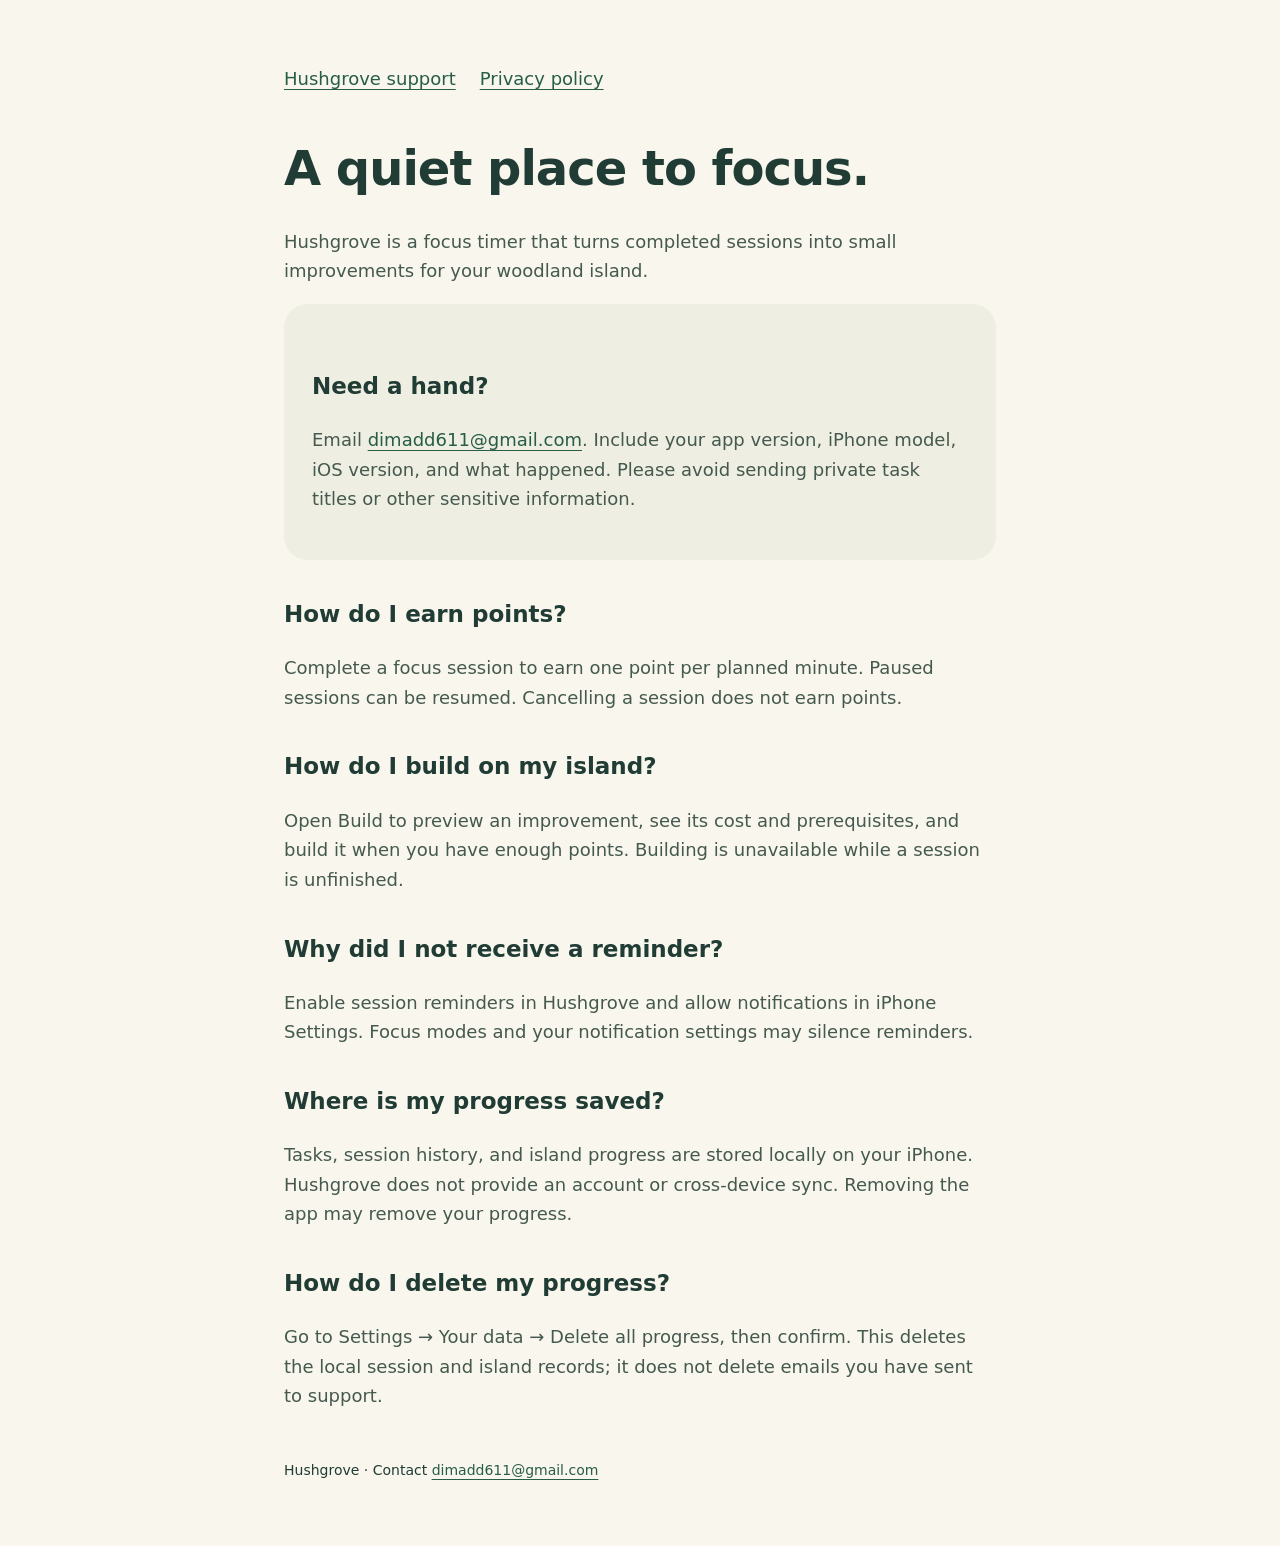
<file: index.html>
<!doctype html><html lang="en"><head><meta charset="utf-8"><meta name="viewport" content="width=device-width,initial-scale=1"><title>Support · Hushgrove</title><meta name="description" content="Hushgrove support and privacy information."><link rel="stylesheet" href="style.css"></head><body><main><nav aria-label="Main navigation"><a href="index.html">Hushgrove support</a><a href="privacy.html">Privacy policy</a></nav><h1>A quiet place to focus.</h1><p>Hushgrove is a focus timer that turns completed sessions into small improvements for your woodland island.</p><div class="card"><h2>Need a hand?</h2><p>Email <a href="mailto:dimadd611@gmail.com">dimadd611@gmail.com</a>. Include your app version, iPhone model, iOS version, and what happened. Please avoid sending private task titles or other sensitive information.</p></div><h2>How do I earn points?</h2><p>Complete a focus session to earn one point per planned minute. Paused sessions can be resumed. Cancelling a session does not earn points.</p><h2>How do I build on my island?</h2><p>Open Build to preview an improvement, see its cost and prerequisites, and build it when you have enough points. Building is unavailable while a session is unfinished.</p><h2>Why did I not receive a reminder?</h2><p>Enable session reminders in Hushgrove and allow notifications in iPhone Settings. Focus modes and your notification settings may silence reminders.</p><h2>Where is my progress saved?</h2><p>Tasks, session history, and island progress are stored locally on your iPhone. Hushgrove does not provide an account or cross-device sync. Removing the app may remove your progress.</p><h2>How do I delete my progress?</h2><p>Go to Settings → Your data → Delete all progress, then confirm. This deletes the local session and island records; it does not delete emails you have sent to support.</p><footer>Hushgrove · Contact <a href="mailto:dimadd611@gmail.com">dimadd611@gmail.com</a></footer></main></body></html>
</file>
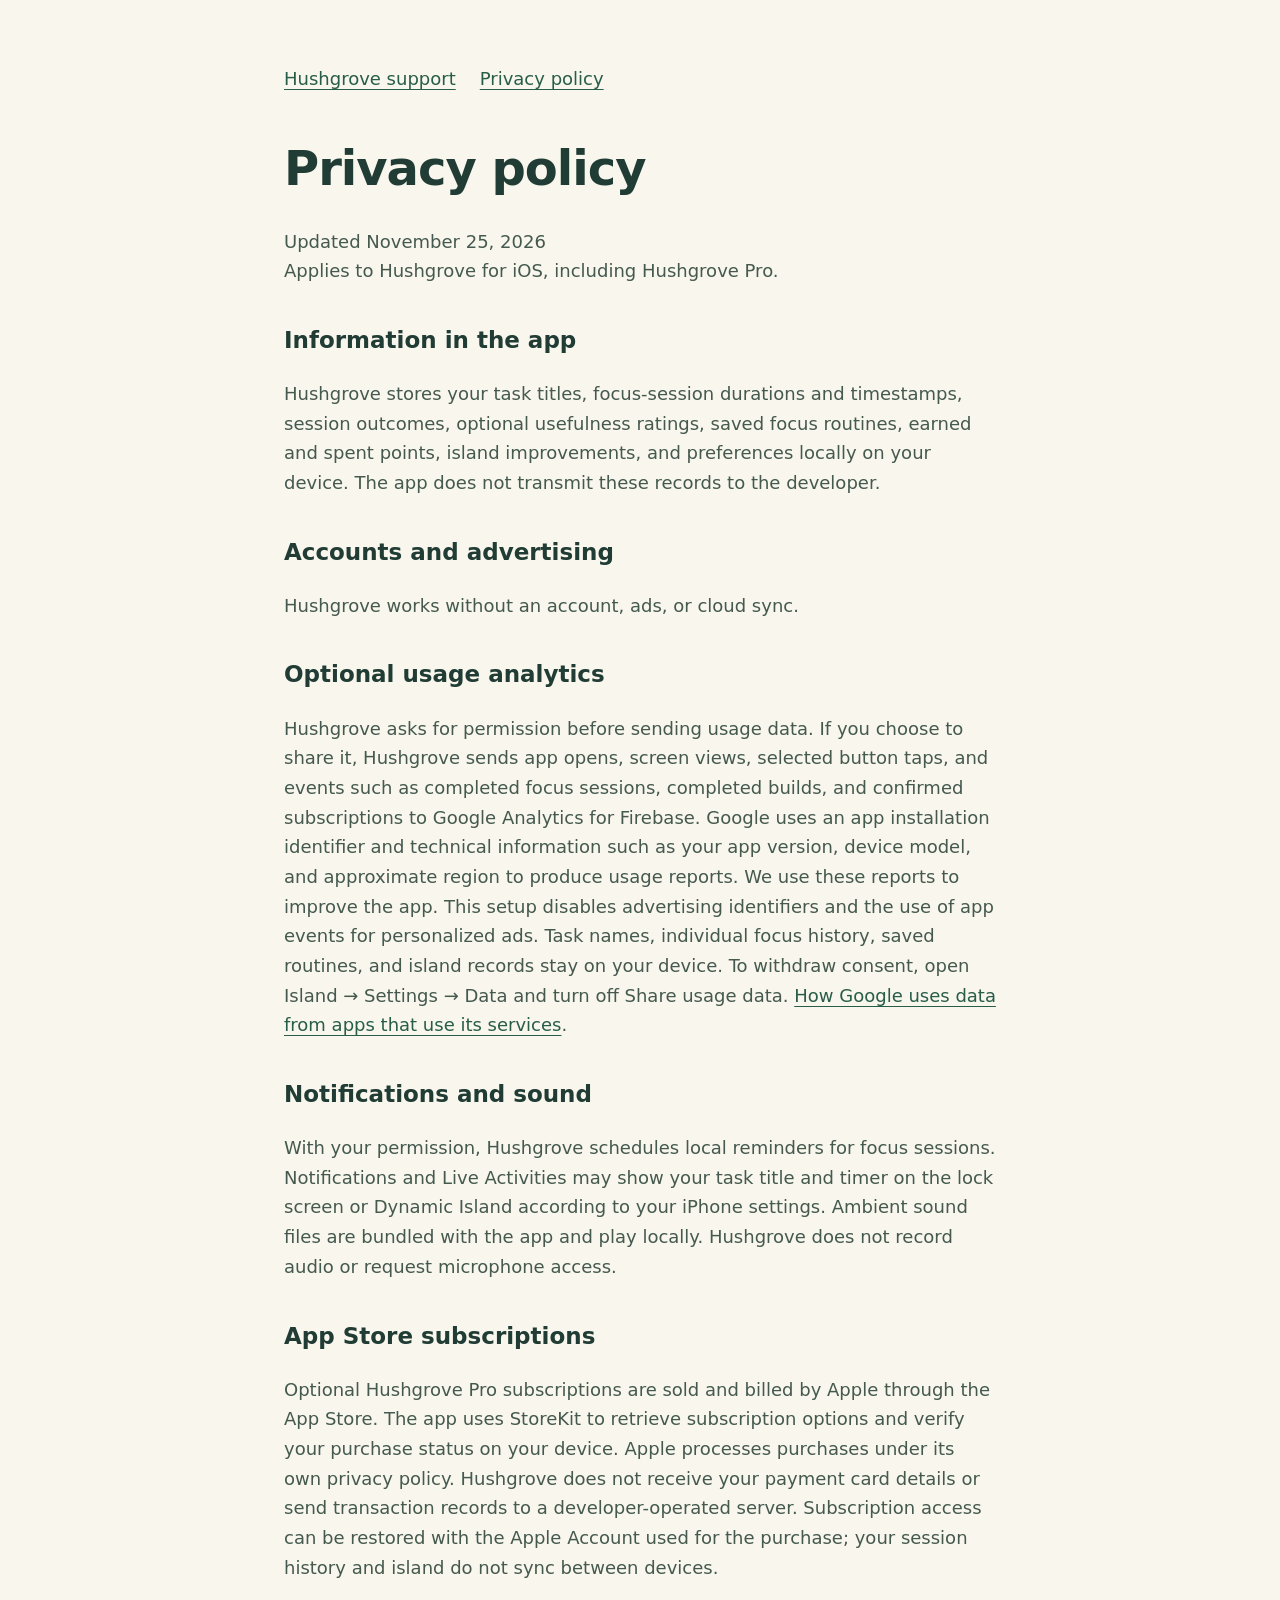
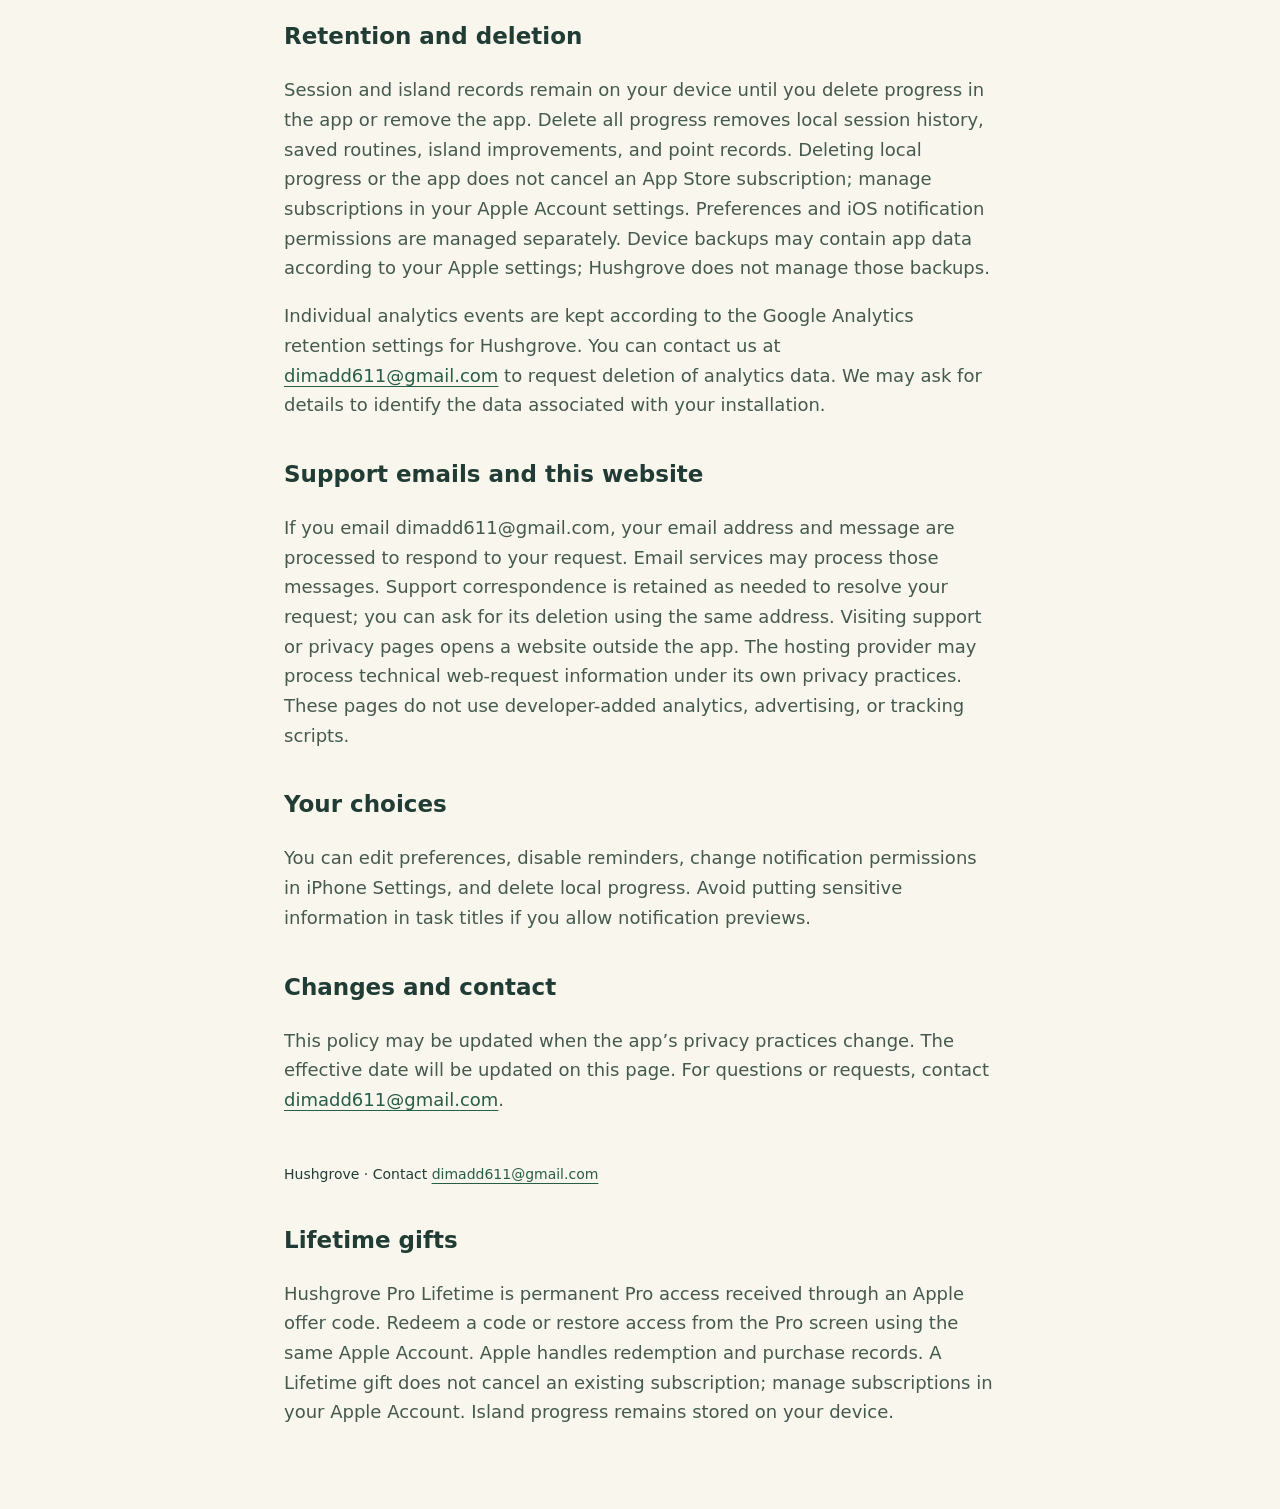
<file: privacy.html>
<!doctype html><html lang="en"><head><meta charset="utf-8"><meta name="viewport" content="width=device-width,initial-scale=1"><title>Privacy policy · Hushgrove</title><meta name="description" content="Hushgrove support and privacy information."><link rel="stylesheet" href="style.css"></head><body><main><nav aria-label="Main navigation"><a href="index.html">Hushgrove support</a><a href="privacy.html">Privacy policy</a></nav><h1>Privacy policy</h1><p>Updated November 25, 2026<br>Applies to Hushgrove for iOS, including Hushgrove Pro.</p><h2>Information in the app</h2><p>Hushgrove stores your task titles, focus-session durations and timestamps, session outcomes, optional usefulness ratings, saved focus routines, earned and spent points, island improvements, and preferences locally on your device. The app does not transmit these records to the developer.</p><h2>Accounts and advertising</h2><p>Hushgrove works without an account, ads, or cloud sync.</p><h2>Optional usage analytics</h2><p>Hushgrove asks for permission before sending usage data. If you choose to share it, Hushgrove sends app opens, screen views, selected button taps, and events such as completed focus sessions, completed builds, and confirmed subscriptions to Google Analytics for Firebase. Google uses an app installation identifier and technical information such as your app version, device model, and approximate region to produce usage reports. We use these reports to improve the app. This setup disables advertising identifiers and the use of app events for personalized ads. Task names, individual focus history, saved routines, and island records stay on your device. To withdraw consent, open Island → Settings → Data and turn off Share usage data. <a href="https://policies.google.com/technologies/partner-sites">How Google uses data from apps that use its services</a>.</p><h2>Notifications and sound</h2><p>With your permission, Hushgrove schedules local reminders for focus sessions. Notifications and Live Activities may show your task title and timer on the lock screen or Dynamic Island according to your iPhone settings. Ambient sound files are bundled with the app and play locally. Hushgrove does not record audio or request microphone access.</p><h2>App Store subscriptions</h2><p>Optional Hushgrove Pro subscriptions are sold and billed by Apple through the App Store. The app uses StoreKit to retrieve subscription options and verify your purchase status on your device. Apple processes purchases under its own privacy policy. Hushgrove does not receive your payment card details or send transaction records to a developer-operated server. Subscription access can be restored with the Apple Account used for the purchase; your session history and island do not sync between devices.</p><h2>Retention and deletion</h2><p>Session and island records remain on your device until you delete progress in the app or remove the app. Delete all progress removes local session history, saved routines, island improvements, and point records. Deleting local progress or the app does not cancel an App Store subscription; manage subscriptions in your Apple Account settings. Preferences and iOS notification permissions are managed separately. Device backups may contain app data according to your Apple settings; Hushgrove does not manage those backups.</p><p>Individual analytics events are kept according to the Google Analytics retention settings for Hushgrove. You can contact us at <a href="mailto:dimadd611@gmail.com">dimadd611@gmail.com</a> to request deletion of analytics data. We may ask for details to identify the data associated with your installation.</p><h2>Support emails and this website</h2><p>If you email dimadd611@gmail.com, your email address and message are processed to respond to your request. Email services may process those messages. Support correspondence is retained as needed to resolve your request; you can ask for its deletion using the same address. Visiting support or privacy pages opens a website outside the app. The hosting provider may process technical web-request information under its own privacy practices. These pages do not use developer-added analytics, advertising, or tracking scripts.</p><h2>Your choices</h2><p>You can edit preferences, disable reminders, change notification permissions in iPhone Settings, and delete local progress. Avoid putting sensitive information in task titles if you allow notification previews.</p><h2>Changes and contact</h2><p>This policy may be updated when the app’s privacy practices change. The effective date will be updated on this page. For questions or requests, contact <a href="mailto:dimadd611@gmail.com">dimadd611@gmail.com</a>.</p><footer>Hushgrove · Contact <a href="mailto:dimadd611@gmail.com">dimadd611@gmail.com</a></footer><section><h2>Lifetime gifts</h2><p>Hushgrove Pro Lifetime is permanent Pro access received through an Apple offer code. Redeem a code or restore access from the Pro screen using the same Apple Account. Apple handles redemption and purchase records. A Lifetime gift does not cancel an existing subscription; manage subscriptions in your Apple Account. Island progress remains stored on your device.</p></section>
</main></body></html>
</file>
<file: style.css>
*{box-sizing:border-box}body{margin:0;background:#f8f6ed;color:#203c34;font:18px/1.65 system-ui,-apple-system,sans-serif}main{max-width:760px;margin:auto;padding:64px 24px}nav{display:flex;gap:24px;flex-wrap:wrap;margin-bottom:48px}a{color:#285d48;text-underline-offset:4px}h1{font-size:clamp(32px,6vw,48px);line-height:1.1;letter-spacing:-1px}h2{font-size:23px;margin-top:36px}p,li{color:#45594e}.card{padding:28px;background:#eeeee2;border-radius:24px}footer{margin-top:48px;font-size:14px}a:focus-visible{outline:3px solid #285d48;outline-offset:5px}
</file>
